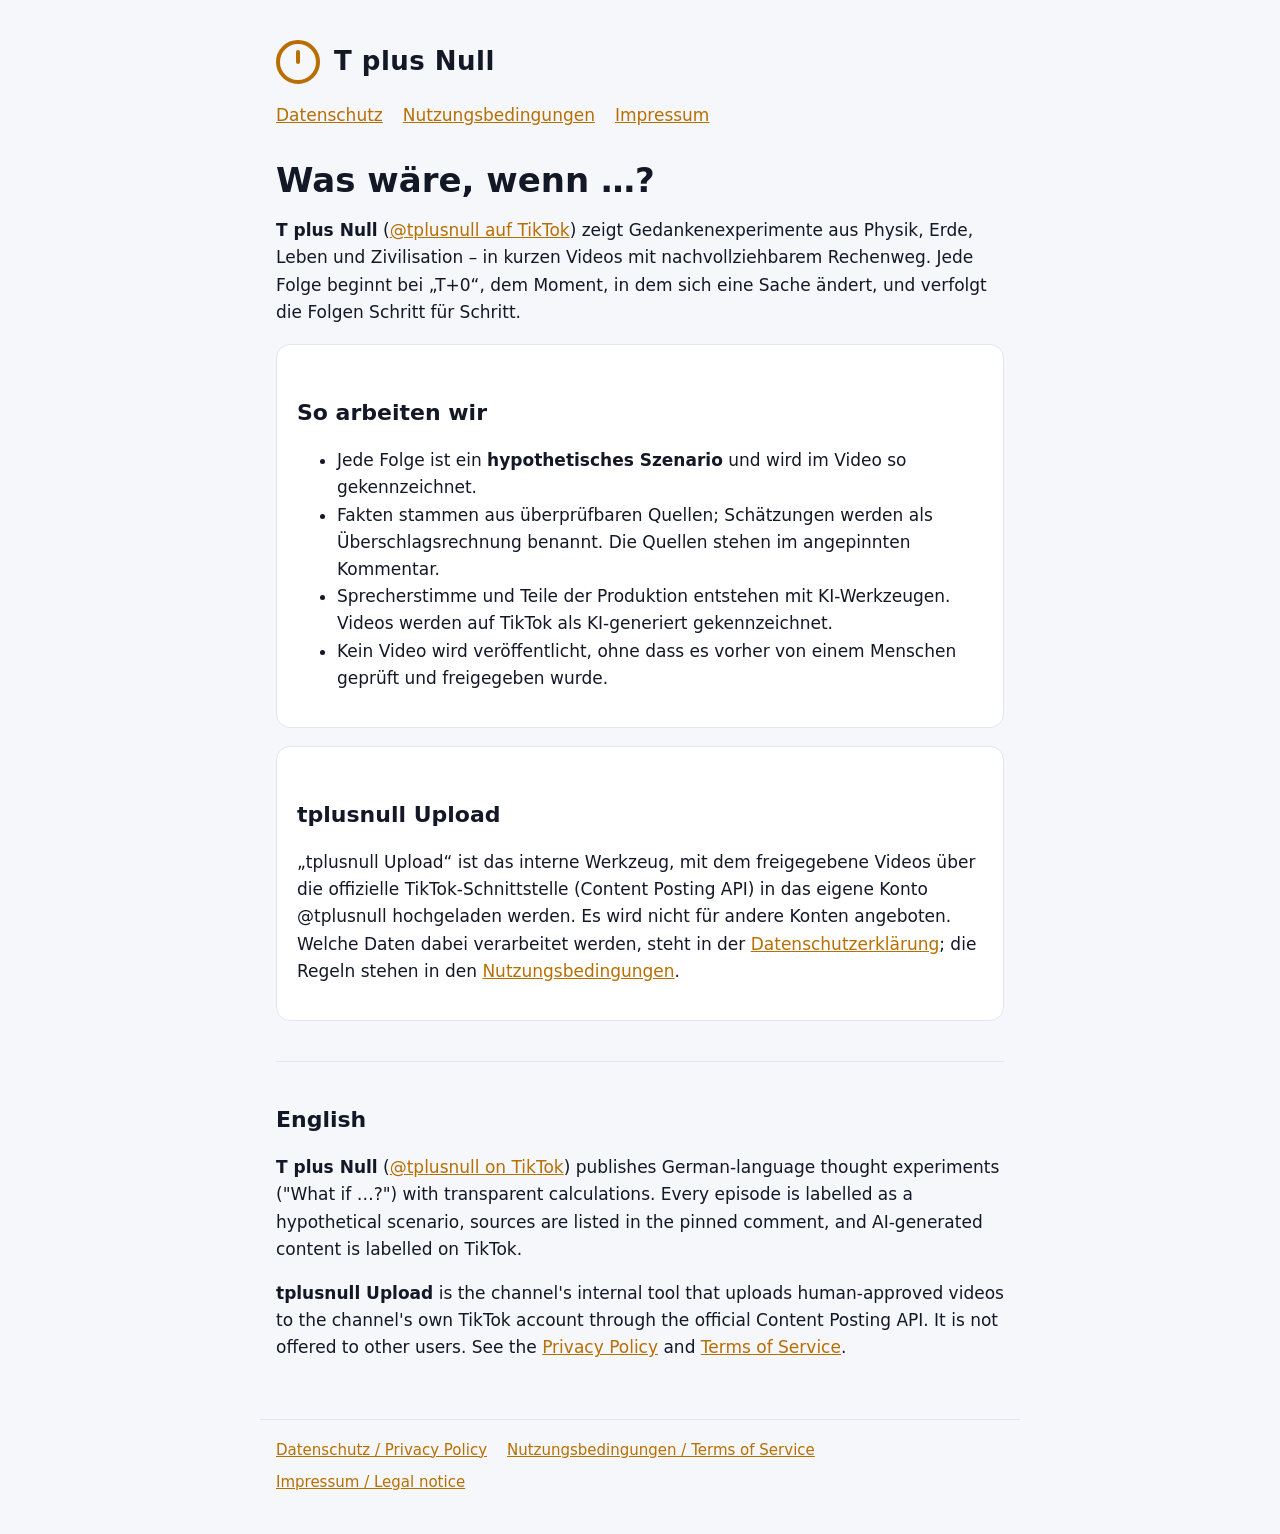
<file: index.html>
<!doctype html>
<html lang="de">
<head>
<meta charset="utf-8">
<meta name="viewport" content="width=device-width, initial-scale=1">
<title>T plus Null – Was wäre, wenn?</title>
<meta name="description" content="T plus Null (@tplusnull): Gedankenexperimente mit Rechenweg auf TikTok.">
<link rel="stylesheet" href="stil.css">
</head>
<body>
<header>
  <a class="marke" href="./"><span class="uhr" aria-hidden="true"></span><strong>T plus Null</strong></a>
  <nav>
    <a href="datenschutz.html">Datenschutz</a>
    <a href="nutzungsbedingungen.html">Nutzungsbedingungen</a>
    <a href="impressum.html">Impressum</a>
  </nav>
</header>
<main>
  <h1>Was wäre, wenn …?</h1>
  <p><strong>T plus Null</strong> (<a href="https://www.tiktok.com/@tplusnull">@tplusnull auf TikTok</a>) zeigt
  Gedankenexperimente aus Physik, Erde, Leben und Zivilisation – in kurzen Videos mit nachvollziehbarem Rechenweg.
  Jede Folge beginnt bei „T+0“, dem Moment, in dem sich eine Sache ändert, und verfolgt die Folgen Schritt für Schritt.</p>

  <div class="karte">
    <h2>So arbeiten wir</h2>
    <ul>
      <li>Jede Folge ist ein <strong>hypothetisches Szenario</strong> und wird im Video so gekennzeichnet.</li>
      <li>Fakten stammen aus überprüfbaren Quellen; Schätzungen werden als Überschlagsrechnung benannt.
        Die Quellen stehen im angepinnten Kommentar.</li>
      <li>Sprecherstimme und Teile der Produktion entstehen mit KI-Werkzeugen. Videos werden auf TikTok als
        KI-generiert gekennzeichnet.</li>
      <li>Kein Video wird veröffentlicht, ohne dass es vorher von einem Menschen geprüft und freigegeben wurde.</li>
    </ul>
  </div>

  <div class="karte">
    <h2>tplusnull Upload</h2>
    <p>„tplusnull Upload“ ist das interne Werkzeug, mit dem freigegebene Videos über die offizielle TikTok-Schnittstelle
    (Content Posting API) in das eigene Konto @tplusnull hochgeladen werden. Es wird nicht für andere Konten
    angeboten. Welche Daten dabei verarbeitet werden, steht in der <a href="datenschutz.html">Datenschutzerklärung</a>;
    die Regeln stehen in den <a href="nutzungsbedingungen.html">Nutzungsbedingungen</a>.</p>
  </div>

  <section class="englisch" lang="en">
    <h2>English</h2>
    <p><strong>T plus Null</strong> (<a href="https://www.tiktok.com/@tplusnull">@tplusnull on TikTok</a>) publishes
    German-language thought experiments ("What if …?") with transparent calculations. Every episode is labelled as a
    hypothetical scenario, sources are listed in the pinned comment, and AI-generated content is labelled on TikTok.</p>
    <p><strong>tplusnull Upload</strong> is the channel's internal tool that uploads human-approved videos to the
    channel's own TikTok account through the official Content Posting API. It is not offered to other users.
    See the <a href="datenschutz.html#english">Privacy Policy</a> and <a href="nutzungsbedingungen.html#english">Terms of Service</a>.</p>
  </section>
</main>
<footer>
  <a href="datenschutz.html">Datenschutz / Privacy Policy</a>
  <a href="nutzungsbedingungen.html">Nutzungsbedingungen / Terms of Service</a>
  <a href="impressum.html">Impressum / Legal notice</a>
</footer>
</body>
</html>
</file>
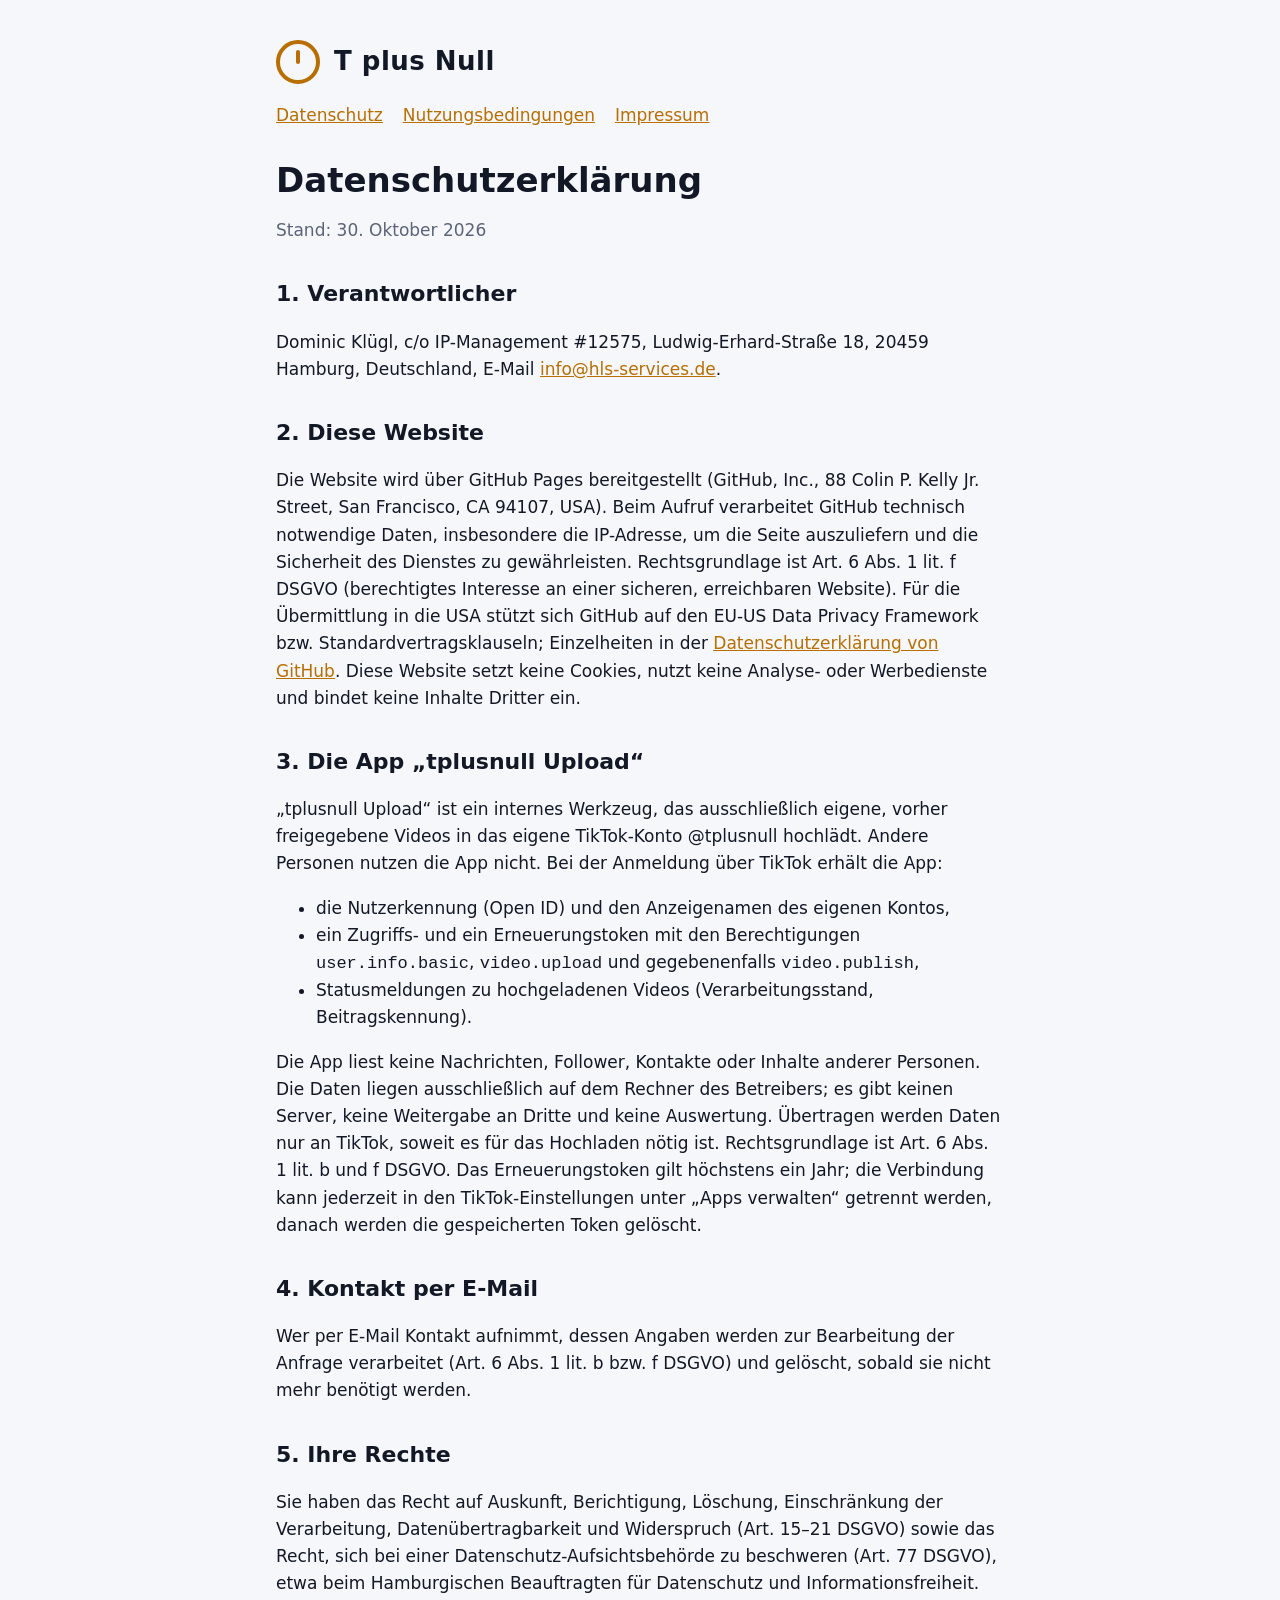
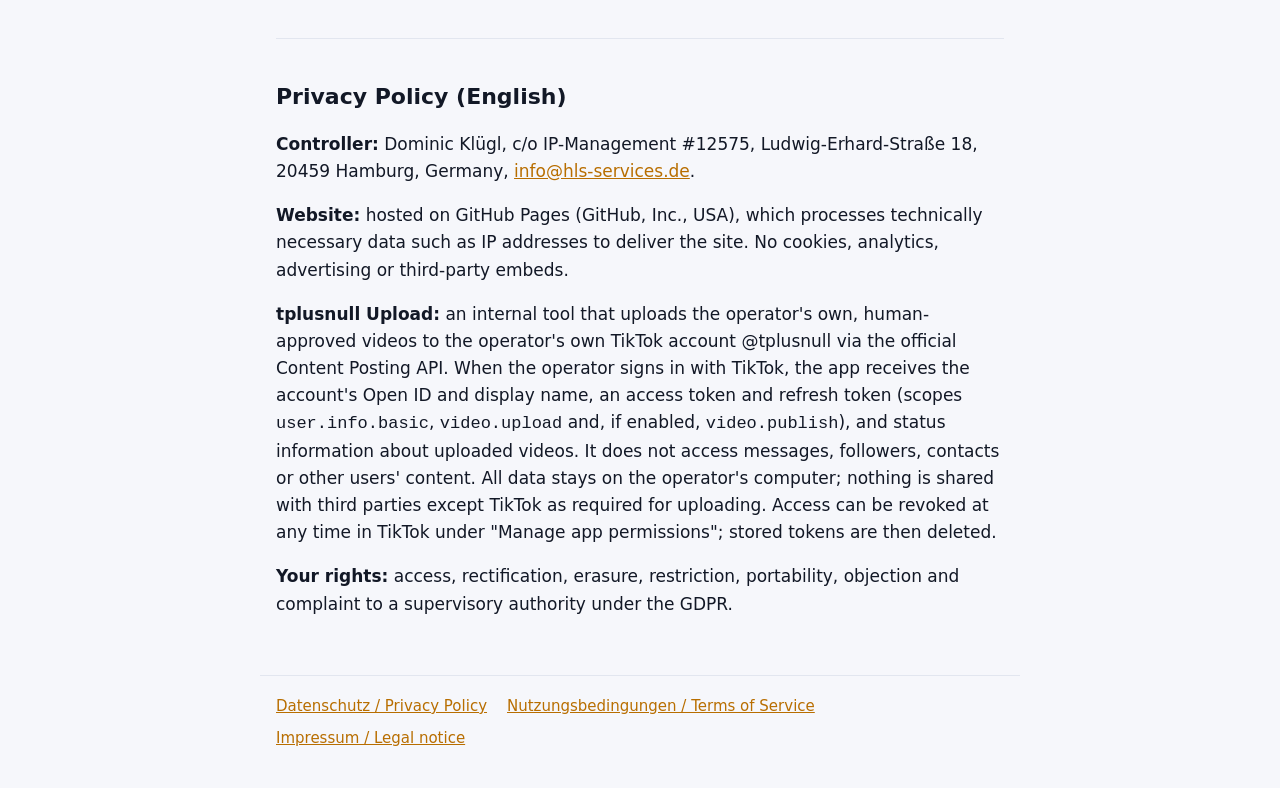
<file: datenschutz.html>
<!doctype html>
<html lang="de">
<head>
<meta charset="utf-8">
<meta name="viewport" content="width=device-width, initial-scale=1">
<title>Datenschutz – T plus Null</title>
<link rel="stylesheet" href="stil.css">
</head>
<body>
<header>
  <a class="marke" href="./"><span class="uhr" aria-hidden="true"></span><strong>T plus Null</strong></a>
  <nav>
    <a href="datenschutz.html">Datenschutz</a>
    <a href="nutzungsbedingungen.html">Nutzungsbedingungen</a>
    <a href="impressum.html">Impressum</a>
  </nav>
</header>
<main>
  <h1>Datenschutzerklärung</h1>
  <p class="leise">Stand: 30. Oktober 2026</p>

  <h2>1. Verantwortlicher</h2>
  <p>Dominic Klügl, c/o IP-Management #12575, Ludwig-Erhard-Straße 18, 20459 Hamburg, Deutschland,
  E-Mail <a href="mailto:info@hls-services.de">info@hls-services.de</a>.</p>

  <h2>2. Diese Website</h2>
  <p>Die Website wird über GitHub Pages bereitgestellt (GitHub, Inc., 88 Colin P. Kelly Jr. Street, San Francisco,
  CA 94107, USA). Beim Aufruf verarbeitet GitHub technisch notwendige Daten, insbesondere die IP-Adresse, um die Seite
  auszuliefern und die Sicherheit des Dienstes zu gewährleisten. Rechtsgrundlage ist Art. 6 Abs. 1 lit. f DSGVO
  (berechtigtes Interesse an einer sicheren, erreichbaren Website). Für die Übermittlung in die USA stützt sich GitHub
  auf den EU-US Data Privacy Framework bzw. Standardvertragsklauseln; Einzelheiten in der
  <a href="https://docs.github.com/de/site-policy/privacy-policies/github-general-privacy-statement">Datenschutzerklärung von GitHub</a>.
  Diese Website setzt keine Cookies, nutzt keine Analyse- oder Werbedienste und bindet keine Inhalte Dritter ein.</p>

  <h2>3. Die App „tplusnull Upload“</h2>
  <p>„tplusnull Upload“ ist ein internes Werkzeug, das ausschließlich eigene, vorher freigegebene Videos in das eigene
  TikTok-Konto @tplusnull hochlädt. Andere Personen nutzen die App nicht. Bei der Anmeldung über TikTok erhält die App:</p>
  <ul>
    <li>die Nutzerkennung (Open ID) und den Anzeigenamen des eigenen Kontos,</li>
    <li>ein Zugriffs- und ein Erneuerungstoken mit den Berechtigungen <code>user.info.basic</code>, <code>video.upload</code>
      und gegebenenfalls <code>video.publish</code>,</li>
    <li>Statusmeldungen zu hochgeladenen Videos (Verarbeitungsstand, Beitragskennung).</li>
  </ul>
  <p>Die App liest keine Nachrichten, Follower, Kontakte oder Inhalte anderer Personen. Die Daten liegen ausschließlich
  auf dem Rechner des Betreibers; es gibt keinen Server, keine Weitergabe an Dritte und keine Auswertung. Übertragen
  werden Daten nur an TikTok, soweit es für das Hochladen nötig ist. Rechtsgrundlage ist Art. 6 Abs. 1 lit. b und f
  DSGVO. Das Erneuerungstoken gilt höchstens ein Jahr; die Verbindung kann jederzeit in den TikTok-Einstellungen unter
  „Apps verwalten“ getrennt werden, danach werden die gespeicherten Token gelöscht.</p>

  <h2>4. Kontakt per E-Mail</h2>
  <p>Wer per E-Mail Kontakt aufnimmt, dessen Angaben werden zur Bearbeitung der Anfrage verarbeitet
  (Art. 6 Abs. 1 lit. b bzw. f DSGVO) und gelöscht, sobald sie nicht mehr benötigt werden.</p>

  <h2>5. Ihre Rechte</h2>
  <p>Sie haben das Recht auf Auskunft, Berichtigung, Löschung, Einschränkung der Verarbeitung, Datenübertragbarkeit
  und Widerspruch (Art. 15–21 DSGVO) sowie das Recht, sich bei einer Datenschutz-Aufsichtsbehörde zu beschweren
  (Art. 77 DSGVO), etwa beim Hamburgischen Beauftragten für Datenschutz und Informationsfreiheit.</p>

  <section class="englisch" lang="en" id="english">
    <h2>Privacy Policy (English)</h2>
    <p><strong>Controller:</strong> Dominic Klügl, c/o IP-Management #12575, Ludwig-Erhard-Straße 18, 20459 Hamburg,
    Germany, <a href="mailto:info@hls-services.de">info@hls-services.de</a>.</p>
    <p><strong>Website:</strong> hosted on GitHub Pages (GitHub, Inc., USA), which processes technically necessary data
    such as IP addresses to deliver the site. No cookies, analytics, advertising or third-party embeds.</p>
    <p><strong>tplusnull Upload:</strong> an internal tool that uploads the operator's own, human-approved videos to the
    operator's own TikTok account @tplusnull via the official Content Posting API. When the operator signs in with
    TikTok, the app receives the account's Open ID and display name, an access token and refresh token
    (scopes <code>user.info.basic</code>, <code>video.upload</code> and, if enabled, <code>video.publish</code>), and
    status information about uploaded videos. It does not access messages, followers, contacts or other users' content.
    All data stays on the operator's computer; nothing is shared with third parties except TikTok as required for
    uploading. Access can be revoked at any time in TikTok under "Manage app permissions"; stored tokens are then deleted.</p>
    <p><strong>Your rights:</strong> access, rectification, erasure, restriction, portability, objection and complaint to
    a supervisory authority under the GDPR.</p>
  </section>
</main>
<footer>
  <a href="datenschutz.html">Datenschutz / Privacy Policy</a>
  <a href="nutzungsbedingungen.html">Nutzungsbedingungen / Terms of Service</a>
  <a href="impressum.html">Impressum / Legal notice</a>
</footer>
</body>
</html>
</file>
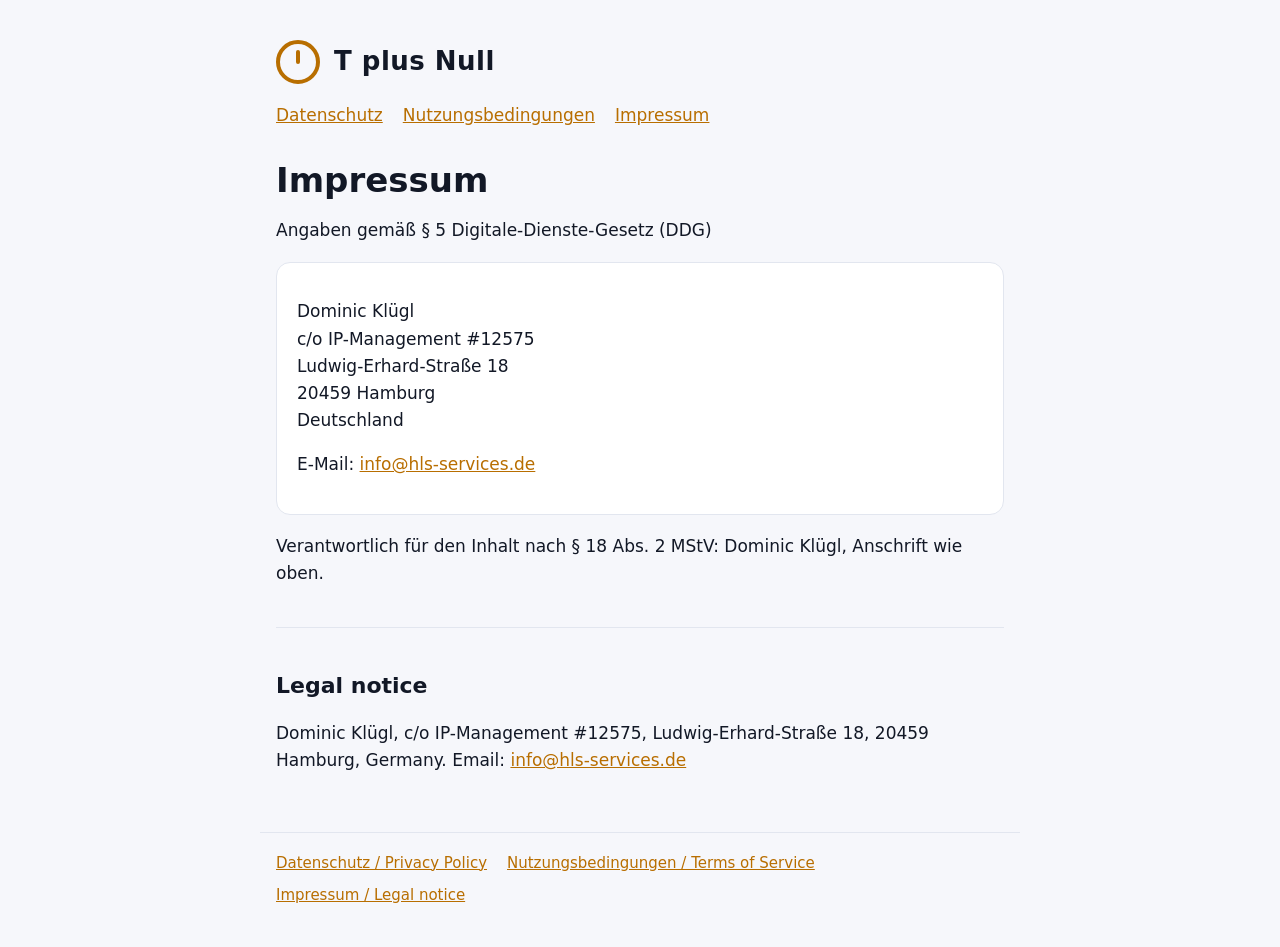
<file: impressum.html>
<!doctype html>
<html lang="de">
<head>
<meta charset="utf-8">
<meta name="viewport" content="width=device-width, initial-scale=1">
<title>Impressum – T plus Null</title>
<link rel="stylesheet" href="stil.css">
</head>
<body>
<header>
  <a class="marke" href="./"><span class="uhr" aria-hidden="true"></span><strong>T plus Null</strong></a>
  <nav>
    <a href="datenschutz.html">Datenschutz</a>
    <a href="nutzungsbedingungen.html">Nutzungsbedingungen</a>
    <a href="impressum.html">Impressum</a>
  </nav>
</header>
<main>
  <h1>Impressum</h1>
  <p>Angaben gemäß § 5 Digitale-Dienste-Gesetz (DDG)</p>
  <div class="karte">
    <p>Dominic Klügl<br>
    c/o IP-Management #12575<br>
    Ludwig-Erhard-Straße 18<br>
    20459 Hamburg<br>
    Deutschland</p>
    <p>E-Mail: <a href="mailto:info@hls-services.de">info@hls-services.de</a></p>
  </div>
  <p>Verantwortlich für den Inhalt nach § 18 Abs. 2 MStV: Dominic Klügl, Anschrift wie oben.</p>

  <section class="englisch" lang="en" id="english">
    <h2>Legal notice</h2>
    <p>Dominic Klügl, c/o IP-Management #12575, Ludwig-Erhard-Straße 18, 20459 Hamburg, Germany.
    Email: <a href="mailto:info@hls-services.de">info@hls-services.de</a></p>
  </section>
</main>
<footer>
  <a href="datenschutz.html">Datenschutz / Privacy Policy</a>
  <a href="nutzungsbedingungen.html">Nutzungsbedingungen / Terms of Service</a>
  <a href="impressum.html">Impressum / Legal notice</a>
</footer>
</body>
</html>
</file>
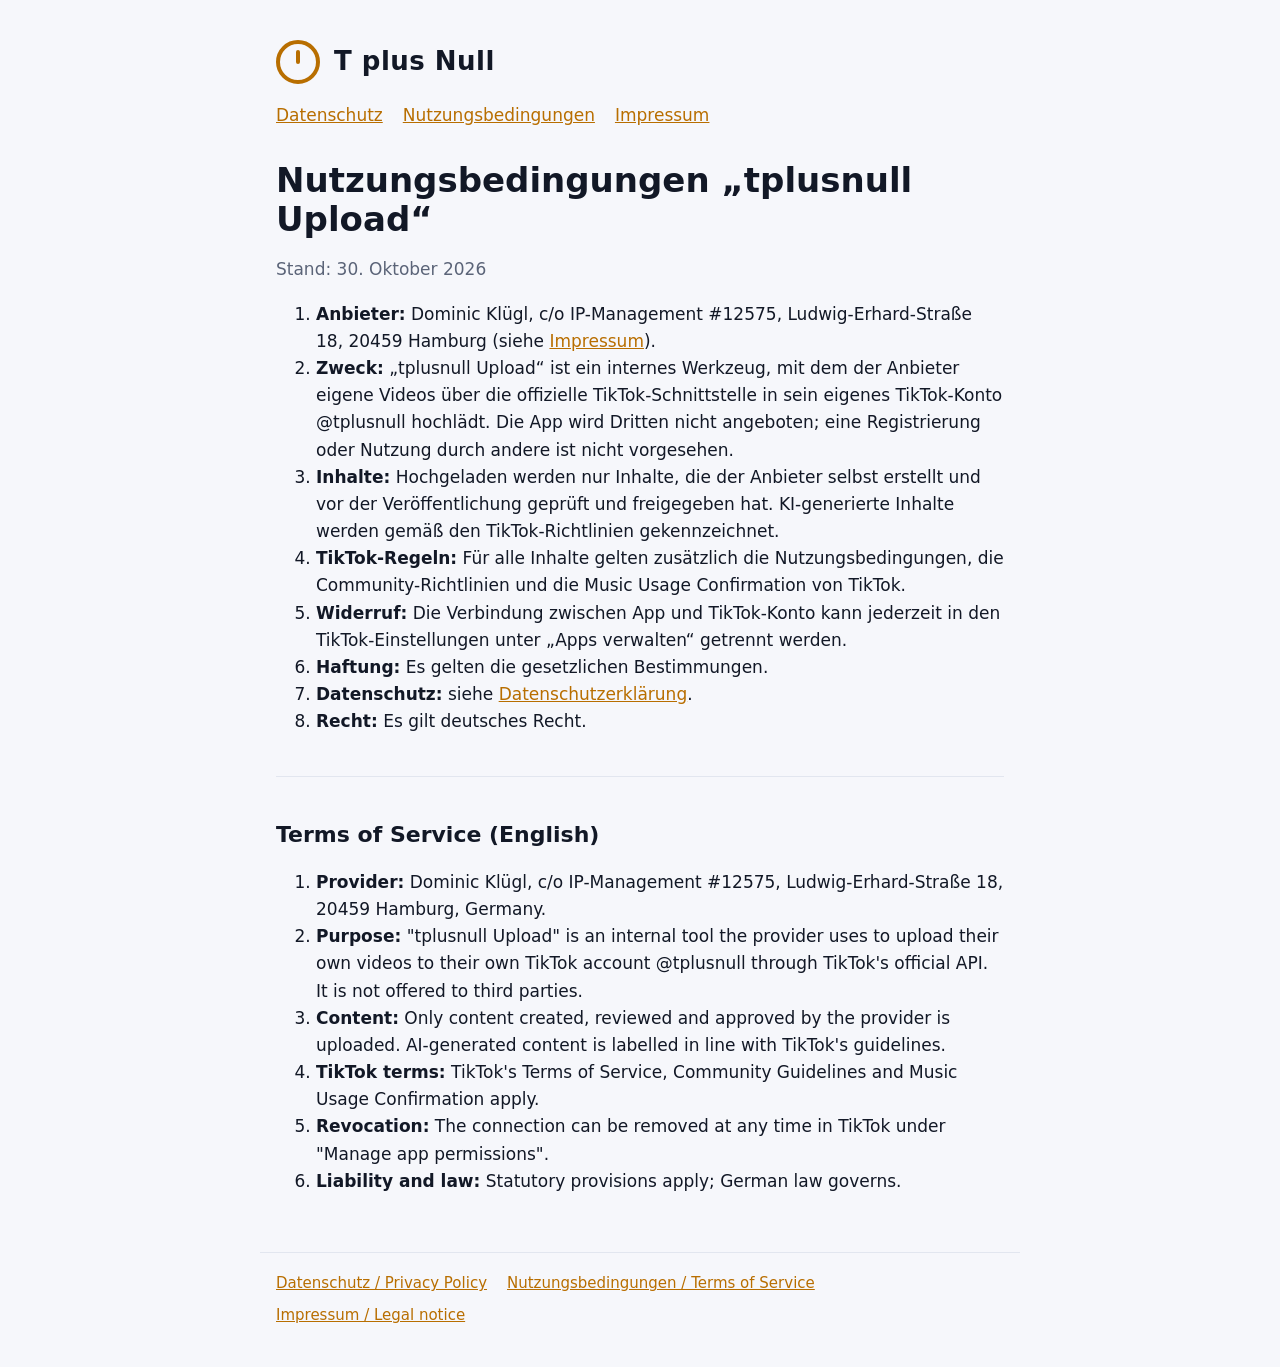
<file: nutzungsbedingungen.html>
<!doctype html>
<html lang="de">
<head>
<meta charset="utf-8">
<meta name="viewport" content="width=device-width, initial-scale=1">
<title>Nutzungsbedingungen – T plus Null</title>
<link rel="stylesheet" href="stil.css">
</head>
<body>
<header>
  <a class="marke" href="./"><span class="uhr" aria-hidden="true"></span><strong>T plus Null</strong></a>
  <nav>
    <a href="datenschutz.html">Datenschutz</a>
    <a href="nutzungsbedingungen.html">Nutzungsbedingungen</a>
    <a href="impressum.html">Impressum</a>
  </nav>
</header>
<main>
  <h1>Nutzungsbedingungen „tplusnull Upload“</h1>
  <p class="leise">Stand: 30. Oktober 2026</p>
  <ol>
    <li><strong>Anbieter:</strong> Dominic Klügl, c/o IP-Management #12575, Ludwig-Erhard-Straße 18, 20459 Hamburg
      (siehe <a href="impressum.html">Impressum</a>).</li>
    <li><strong>Zweck:</strong> „tplusnull Upload“ ist ein internes Werkzeug, mit dem der Anbieter eigene Videos über
      die offizielle TikTok-Schnittstelle in sein eigenes TikTok-Konto @tplusnull hochlädt. Die App wird Dritten nicht
      angeboten; eine Registrierung oder Nutzung durch andere ist nicht vorgesehen.</li>
    <li><strong>Inhalte:</strong> Hochgeladen werden nur Inhalte, die der Anbieter selbst erstellt und vor der
      Veröffentlichung geprüft und freigegeben hat. KI-generierte Inhalte werden gemäß den TikTok-Richtlinien
      gekennzeichnet.</li>
    <li><strong>TikTok-Regeln:</strong> Für alle Inhalte gelten zusätzlich die Nutzungsbedingungen, die
      Community-Richtlinien und die Music Usage Confirmation von TikTok.</li>
    <li><strong>Widerruf:</strong> Die Verbindung zwischen App und TikTok-Konto kann jederzeit in den
      TikTok-Einstellungen unter „Apps verwalten“ getrennt werden.</li>
    <li><strong>Haftung:</strong> Es gelten die gesetzlichen Bestimmungen.</li>
    <li><strong>Datenschutz:</strong> siehe <a href="datenschutz.html">Datenschutzerklärung</a>.</li>
    <li><strong>Recht:</strong> Es gilt deutsches Recht.</li>
  </ol>

  <section class="englisch" lang="en" id="english">
    <h2>Terms of Service (English)</h2>
    <ol>
      <li><strong>Provider:</strong> Dominic Klügl, c/o IP-Management #12575, Ludwig-Erhard-Straße 18, 20459 Hamburg, Germany.</li>
      <li><strong>Purpose:</strong> "tplusnull Upload" is an internal tool the provider uses to upload their own videos
        to their own TikTok account @tplusnull through TikTok's official API. It is not offered to third parties.</li>
      <li><strong>Content:</strong> Only content created, reviewed and approved by the provider is uploaded.
        AI-generated content is labelled in line with TikTok's guidelines.</li>
      <li><strong>TikTok terms:</strong> TikTok's Terms of Service, Community Guidelines and Music Usage Confirmation apply.</li>
      <li><strong>Revocation:</strong> The connection can be removed at any time in TikTok under "Manage app permissions".</li>
      <li><strong>Liability and law:</strong> Statutory provisions apply; German law governs.</li>
    </ol>
  </section>
</main>
<footer>
  <a href="datenschutz.html">Datenschutz / Privacy Policy</a>
  <a href="nutzungsbedingungen.html">Nutzungsbedingungen / Terms of Service</a>
  <a href="impressum.html">Impressum / Legal notice</a>
</footer>
</body>
</html>
</file>
<file: stil.css>
:root {
  --grund: #f6f7fb;
  --flaeche: #ffffff;
  --text: #121826;
  --leise: #5b6478;
  --akzent: #b86e00;
  --linie: #e2e6ef;
}
@media (prefers-color-scheme: dark) {
  :root {
    --grund: #04060c;
    --flaeche: #0d1424;
    --text: #eef2f8;
    --leise: #9aa6bd;
    --akzent: #ffb547;
    --linie: #1f2a40;
  }
}
* { box-sizing: border-box; }
body {
  margin: 0;
  background: var(--grund);
  color: var(--text);
  font: 17px/1.6 "Segoe UI", system-ui, -apple-system, sans-serif;
}
header, main, footer { max-width: 760px; margin: 0 auto; padding: 0 16px; }
header { padding-top: 40px; }
.marke { display: flex; align-items: center; gap: 14px; text-decoration: none; color: var(--text); }
.uhr { width: 44px; height: 44px; border: 4px solid var(--akzent); border-radius: 50%; position: relative; flex: none; }
.uhr::after { content: ""; position: absolute; left: 50%; top: 6px; width: 4px; height: 14px; margin-left: -2px; background: var(--akzent); border-radius: 2px; }
.marke strong { font-size: 26px; letter-spacing: 0.5px; }
nav { margin-top: 18px; display: flex; flex-wrap: wrap; gap: 8px 20px; }
nav a, footer a, main a { color: var(--akzent); }
main { padding-top: 24px; padding-bottom: 40px; }
h1 { font-size: 34px; line-height: 1.15; margin: 8px 0 12px; }
h2 { font-size: 22px; margin: 32px 0 8px; }
h3 { font-size: 18px; margin: 22px 0 6px; }
.karte { background: var(--flaeche); border: 1px solid var(--linie); border-radius: 14px; padding: 18px 20px; margin: 18px 0; }
.leise { color: var(--leise); }
.englisch { border-top: 1px solid var(--linie); margin-top: 40px; padding-top: 8px; }
footer { border-top: 1px solid var(--linie); padding-top: 18px; padding-bottom: 40px; display: flex; flex-wrap: wrap; gap: 8px 20px; font-size: 15px; }
</file>
